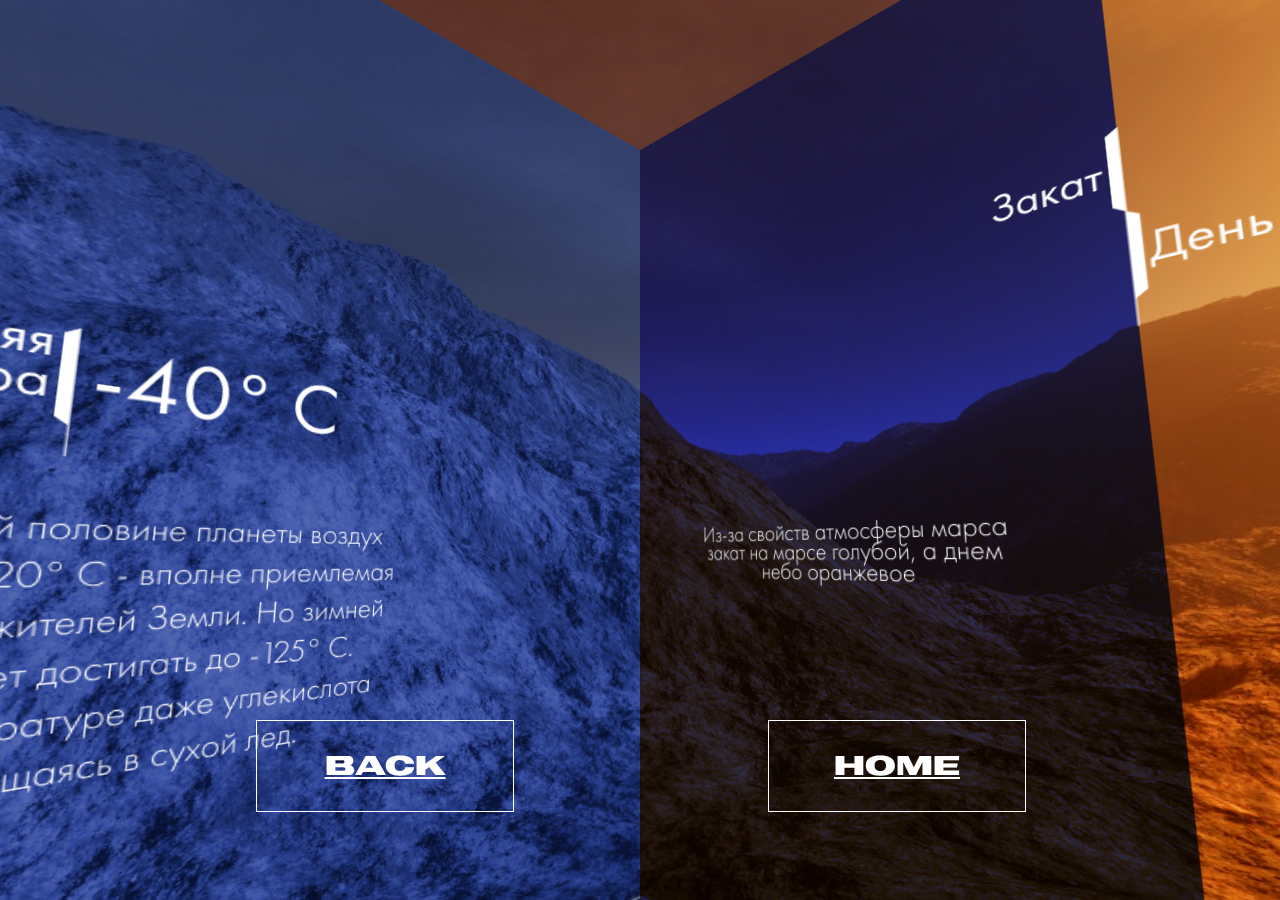
<file: info.html>
<!DOCTYPE html>
<html>
  <head>
    <meta charset=UTF-8 />
    <link rel="stylesheet" type="text/css" href="styles/skybox_info.css" />
    <script
      src="https://code.jquery.com/jquery-3.6.0.min.js"
      integrity="sha256-/xUj+3OJU5yExlq6GSYGSHk7tPXikynS7ogEvDej/m4="
      crossorigin="anonymous">
    </script>
    <meta name="viewport" content="width=device-width, initial-scale=1">
</head>
  <body style=" width: 100vw; height: 100vh; margin: 0; overflow: hidden;">
    <script src="js/three.min.js"></script>
    <script src="js/OrbitControls.js"></script>
    <div id="menu_1">
        <a href="mars.html">back</a>
    </div>
    <div id="menu_2">
      <a href="index.html">home</a>
  </div>
    <script>
      let scene, camera, renderer;

      function init() {
        scene = new THREE.Scene();
        camera = new THREE.PerspectiveCamera(65,window.innerWidth/window.innerHeight,45,30000);
        camera.position.set(-900,-200,-900);

        renderer = new THREE.WebGLRenderer({antialias:true});
        renderer.setSize(window.innerWidth,window.innerHeight);
        document.body.appendChild(renderer.domElement);

        let controls = new THREE.OrbitControls(camera,renderer.domElement);
        controls.addEventListener('change', renderer);
        controls.minDistance = 500;
        controls.maxDistance = 1800;
        
        let materialArray = [];
        let texture_ft = new THREE.TextureLoader().load( 'images_2/arid2_ft.jpg');
        let texture_bk = new THREE.TextureLoader().load( 'images_2/arid2_bk.jpg');
        let texture_up = new THREE.TextureLoader().load( 'images_2/arid2_up.jpg');
        let texture_dn = new THREE.TextureLoader().load( 'images_2/arid2_dn.jpg');
        let texture_rt = new THREE.TextureLoader().load( 'images_2/arid2_rt.jpg');
        let texture_lf = new THREE.TextureLoader().load( 'images_2/arid2_lf.jpg');
          
        materialArray.push(new THREE.MeshBasicMaterial( { map: texture_ft }));
        materialArray.push(new THREE.MeshBasicMaterial( { map: texture_bk }));
        materialArray.push(new THREE.MeshBasicMaterial( { map: texture_up }));
        materialArray.push(new THREE.MeshBasicMaterial( { map: texture_dn }));
        materialArray.push(new THREE.MeshBasicMaterial( { map: texture_rt }));
        materialArray.push(new THREE.MeshBasicMaterial( { map: texture_lf }));
   
        for (let i = 0; i < 6; i++)
           materialArray[i].side = THREE.BackSide;
        let skyboxGeo = new THREE.BoxGeometry( 10000, 10000, 10000);
        let skybox = new THREE.Mesh( skyboxGeo, materialArray );
        scene.add( skybox );  
        animate();
      }
      function animate() {
        renderer.render(scene,camera);
        requestAnimationFrame(animate);
      }
      init();
    </script>
    <script src="js/cursor.json"></script>
  </body>
</html>
</file>
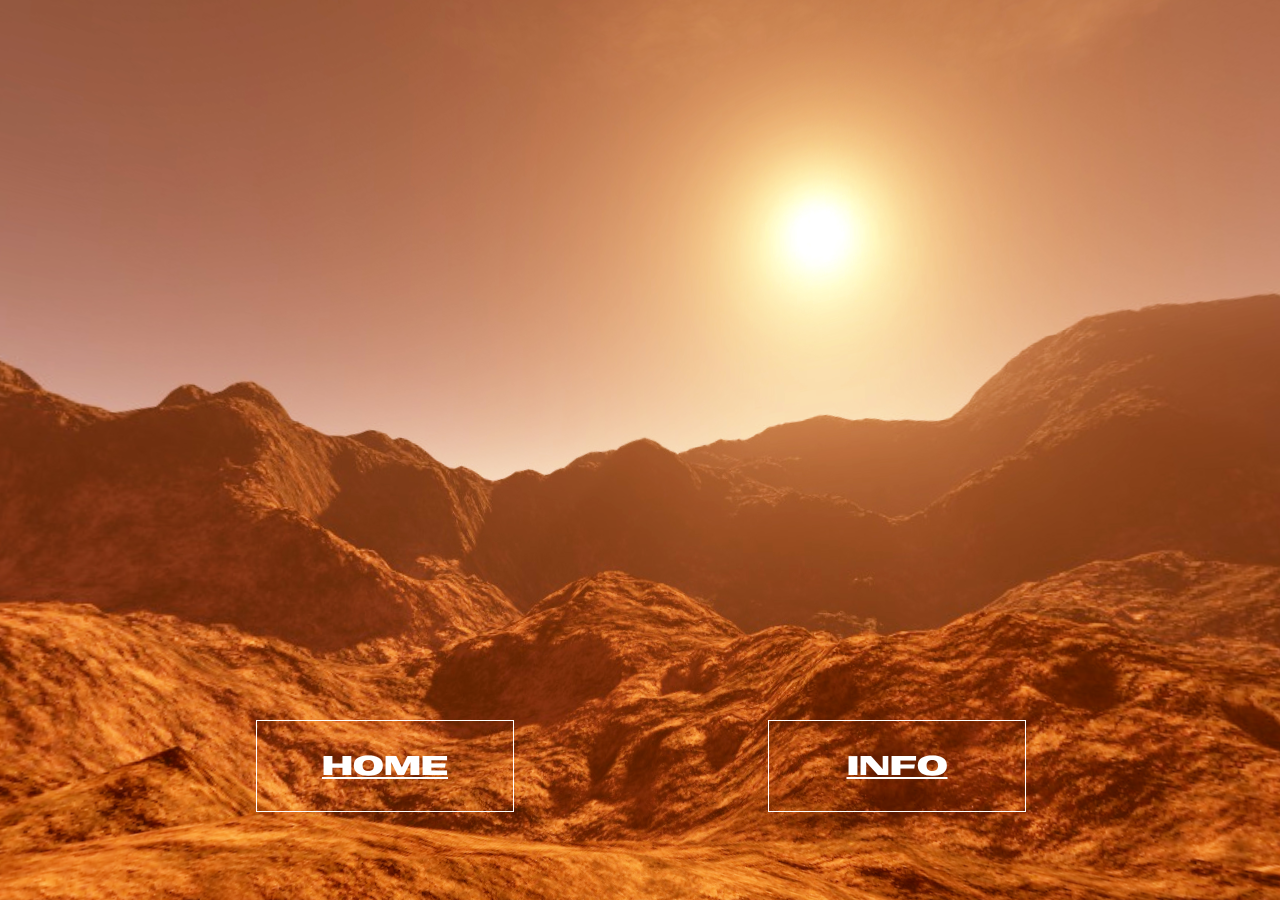
<file: mars.html>
<!DOCTYPE html>
<html>
  <head>
    <meta charset=UTF-8 />
    <link rel="stylesheet" type="text/css" href="styles/skybox.css" />
    <script
      src="https://code.jquery.com/jquery-3.6.0.min.js"
      integrity="sha256-/xUj+3OJU5yExlq6GSYGSHk7tPXikynS7ogEvDej/m4="
      crossorigin="anonymous">
    </script>
    <meta name="viewport" content="width=device-width, initial-scale=1">
</head>
  <body style=" width: 100vw; height: 100vh; margin: 0; overflow: hidden;">
    <script src="js/three.min.js"></script>
    <script src="js/OrbitControls.js"></script>
    <div id="menu_1">
        <a href="index.html">home</a>
    </div>
    <div id="menu_2">
      <a href="info.html">INFO</a>
  </div>
    <script>
      let scene, camera, renderer;

      function init() {
        scene = new THREE.Scene();
        camera = new THREE.PerspectiveCamera(55,window.innerWidth/window.innerHeight,45,30000);
        camera.position.set(-900,-200,-900);

        renderer = new THREE.WebGLRenderer({antialias:true});
        renderer.setSize(window.innerWidth,window.innerHeight);
        document.body.appendChild(renderer.domElement);

        let controls = new THREE.OrbitControls(camera,renderer.domElement);
        controls.addEventListener('change', renderer);
        controls.minDistance = 500;
        controls.maxDistance = 1500;
        
        let materialArray = [];
        let texture_ft = new THREE.TextureLoader().load( 'images/arid2_ft.jpg');
        let texture_bk = new THREE.TextureLoader().load( 'images/arid2_bk.jpg');
        let texture_up = new THREE.TextureLoader().load( 'images/arid2_up.jpg');
        let texture_dn = new THREE.TextureLoader().load( 'images/arid2_dn.jpg');
        let texture_rt = new THREE.TextureLoader().load( 'images/arid2_rt.jpg');
        let texture_lf = new THREE.TextureLoader().load( 'images/arid2_lf.jpg');
          
        materialArray.push(new THREE.MeshBasicMaterial( { map: texture_ft }));
        materialArray.push(new THREE.MeshBasicMaterial( { map: texture_bk }));
        materialArray.push(new THREE.MeshBasicMaterial( { map: texture_up }));
        materialArray.push(new THREE.MeshBasicMaterial( { map: texture_dn }));
        materialArray.push(new THREE.MeshBasicMaterial( { map: texture_rt }));
        materialArray.push(new THREE.MeshBasicMaterial( { map: texture_lf }));
   
        for (let i = 0; i < 6; i++)
           materialArray[i].side = THREE.BackSide;
        let skyboxGeo = new THREE.BoxGeometry( 10000, 10000, 10000);
        let skybox = new THREE.Mesh( skyboxGeo, materialArray );
        scene.add( skybox );  
        animate();
      }
      function animate() {
        renderer.render(scene,camera);
        requestAnimationFrame(animate);
      }
      init();
    </script>
    <script src="js/cursor.json"></script>
  </body>
</html>
</file>
<file: styles/skybox_info.css>
@font-face {
    font-family: "Neutro";
    src: url("../fonts/Neutro-Bold.woff") format("woff");
  }
  
  #menu_1 {
    height: 10vh;
    width: 20vw;
    border: 1px solid #FFFFFF;
    position: absolute;
    z-index: 999999;
    left: 20vw;
    top: 80vh;
    bottom: 8vh;
    text-align: center;
    display: table; 
     }
  
     #menu_1:hover {
      background: white;
    }
    #menu_1:hover a{
      color: black;
    }
  
    #menu_2 {
        height: 10vh;
        width: 20vw;
        border: 1px solid #FFFFFF;
        position: absolute;
        z-index: 999999;
        left: 60vw;
        top: 80vh;
        bottom: 8vh;
        text-align: center;
        display: table; 
       }
    
       #menu_2:hover {
        background: white;
      }
      #menu_2:hover a{
        color: black;
      }

  
    a {
        color: #fff;
        font-size: 3vh;
        font-family: "Neutro";
        margin: auto;
        vertical-align: middle;
        display: table-cell;    
    }
  
    @media screen and (max-width: 897px){
      
       .cursor,text,cursor-dot,cursor-dot-outline{
         display: none;
       }
  
       #menu_1 {
        height: 7vh;
        width: 30vw;
        border: 1px solid #ffffff;
        position: absolute;
        z-index: 999999;
        left: 15vw;
        top: 70vh;
        text-align: center;
        display: table; 
       }
  
       #menu_2 {
          height: 7vh;
          width: 30vw;
          border: 1px solid #ffffff;
          position: absolute;
          z-index: 999999;
          left: 55vw;
          top: 70vh;
          text-align: center;
          display: table; 
         }


       canvas {
         overflow: hidden;
       }
  
    }
  
  
  html, 
  html *, 
  body, 
  body * {
    cursor: none;
  }
  .cursor-dot,
  .cursor-dot-outline {
    mix-blend-mode: normal;
    pointer-events: none;
    position: absolute;
    top: 50%;
    left: 50%;
    border-radius: 50%;
    opacity: 0;
    position: fixed;
    -webkit-transform: translate(-50%, -50%);
            transform: translate(-50%, -50%);
    -webkit-transition: opacity 0.3s ease-in-out, -webkit-transform 0.3s ease-in-out;
    transition: opacity 0.3s ease-in-out, -webkit-transform 0.3s ease-in-out;
    transition: opacity 0.3s ease-in-out, transform 0.3s ease-in-out;
    transition: opacity 0.3s ease-in-out, transform 0.3s ease-in-out, -webkit-transform 0.3s ease-in-out;
  }
  
  .cursor-dot {
    z-index:99999999;
    width: 4.0px;
    height: 4.0px;
    background-color: rgba(255, 255, 255, 0.72);
    border: solid;
    border-radius: 50%;
    border-width: 0px;
    border-color: #ffffff;
  }
  
  .cursor-dot-outline {
    z-index:99999998;
    width: 36px;
    height: 36px;
    background-color: rgba(255, 255, 255, 0.00);
    border: solid;
    border-radius: 50%;
    border-width: 1px;
    border-color: #ffffff;
  }
</file>
<file: styles/skybox.css>
@font-face {
  font-family: "Neutro";
  src: url("../fonts/Neutro-Bold.woff") format("woff");
}

#menu_1 {
    height: 10vh;
    width: 20vw;
    border: 1px solid #FFFFFF;
    position: absolute;
    z-index: 999999;
    left: 20vw;
    top: 80vh;
    bottom: 8vh;
    text-align: center;
    display: table; 
   }

   #menu_1:hover {
    background: white;
  }
  #menu_1:hover a{
    color: black;
  }

  #menu_2:hover {
    background: white;
  }
  #menu_2:hover a{
    color: black;
  }


  #menu_2 {
    height: 10vh;
    width: 20vw;
    border: 1px solid #FFFFFF;
    position: absolute;
    z-index: 999999;
    left: 60vw;
    top: 80vh;
    bottom: 8vh;
    text-align: center;
    display: table; 
   }

  a {
      color: #fff;
      font-size: 3vh;
      font-family: "Neutro";
      margin: auto;
      vertical-align: middle;
      display: table-cell;    
  }

  @media screen and (max-width: 897px){
    
     .cursor,text,cursor-dot,cursor-dot-outline{
       display: none;
     }

     #menu_1 {
      height: 7vh;
      width: 30vw;
      border: 1px solid #ffffff;
      position: absolute;
      z-index: 999999;
      left: 15vw;
      top: 70vh;
      text-align: center;
      display: table; 
     }

     #menu_2 {
        height: 7vh;
        width: 30vw;
        border: 1px solid #ffffff;
        position: absolute;
        z-index: 999999;
        left: 55vw;
        top: 70vh;
        text-align: center;
        display: table; 
       }
  
     canvas {
       overflow: hidden;
     }

  }


html, 
html *, 
body, 
body * {
  cursor: none;
}
.cursor-dot,
.cursor-dot-outline {
  mix-blend-mode: normal;
  pointer-events: none;
  position: absolute;
  top: 50%;
  left: 50%;
  border-radius: 50%;
  opacity: 0;
  position: fixed;
  -webkit-transform: translate(-50%, -50%);
          transform: translate(-50%, -50%);
  -webkit-transition: opacity 0.3s ease-in-out, -webkit-transform 0.3s ease-in-out;
  transition: opacity 0.3s ease-in-out, -webkit-transform 0.3s ease-in-out;
  transition: opacity 0.3s ease-in-out, transform 0.3s ease-in-out;
  transition: opacity 0.3s ease-in-out, transform 0.3s ease-in-out, -webkit-transform 0.3s ease-in-out;
}

.cursor-dot {
  z-index:99999999;
  width: 4.0px;
  height: 4.0px;
  background-color: rgba(255, 255, 255, 0.72);
  border: solid;
  border-radius: 50%;
  border-width: 0px;
  border-color: #ffffff;
}

.cursor-dot-outline {
  z-index:99999998;
  width: 36px;
  height: 36px;
  background-color: rgba(255, 255, 255, 0.00);
  border: solid;
  border-radius: 50%;
  border-width: 1px;
  border-color: #ffffff;
}
</file>
